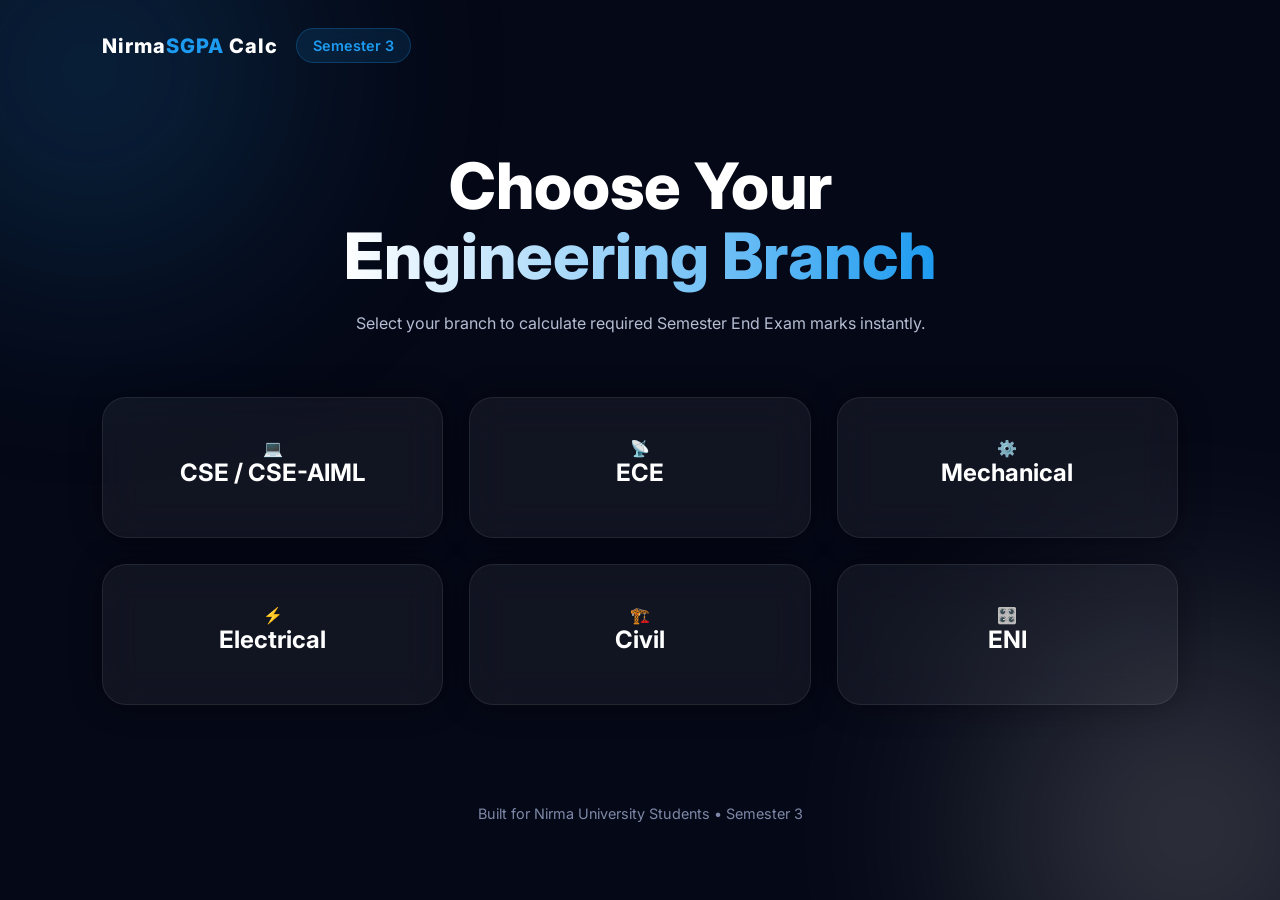
<file: index.html>
<!DOCTYPE html>
<html lang="en">
<head>
<meta charset="UTF-8">
<meta name="viewport" content="width=device-width, initial-scale=1.0">

<title>NirmaSGPA Calc</title>

<link rel="stylesheet" href="style.css">

<link href="https://fonts.googleapis.com/css2?family=Inter:wght@300;400;500;600;700;800&display=swap" rel="stylesheet">

</head>

<body>

<div class="bg1"></div>
<div class="bg2"></div>

<nav>

    <div class="logo">
        Nirma<span>SGPA</span> Calc
    </div>

    <div class="semester-badge">
        Semester 3
    </div>

</nav>

<section class="hero home-hero">

    <h1>
        Choose Your <br>
        <span class="gradient">
            Engineering Branch
        </span>
    </h1>

    <p>
        Select your branch to calculate required Semester End Exam marks instantly.
    </p>

</section>

<section class="container">

    <div class="branch-grid">

        <a href="cse.html" class="branch-link">

            <div class="branch-card glass">

                <div class="branch-icon">
                    💻
                </div>

                <h2>
                    CSE / CSE-AIML
                </h2>

            </div>

        </a>

        <a href="ece.html" class="branch-link">

            <div class="branch-card glass">

                <div class="branch-icon">
                    📡
                </div>

                <h2>
                    ECE
                </h2>

            </div>

        </a>

        <a href="mechanical.html" class="branch-link">

            <div class="branch-card glass">

                <div class="branch-icon">
                    ⚙️
                </div>

                <h2>
                    Mechanical
                </h2>

            </div>

        </a>

        <a href="electrical.html" class="branch-link">

            <div class="branch-card glass">

                <div class="branch-icon">
                    ⚡
                </div>

                <h2>
                    Electrical
                </h2>

            </div>

        </a>

        <a href="civil.html" class="branch-link">

            <div class="branch-card glass">

                <div class="branch-icon">
                    🏗️
                </div>

                <h2>
                    Civil
                </h2>

            </div>

        </a>

        <a href="ei.html" class="branch-link">

            <div class="branch-card glass">

                <div class="branch-icon">
                    🎛️
                </div>

                <h2>
                    ENI
                </h2>

            </div>

        </a>

    </div>

</section>

<footer>

    Built for Nirma University Students • Semester 3

</footer>

</body>
</html>
</file>
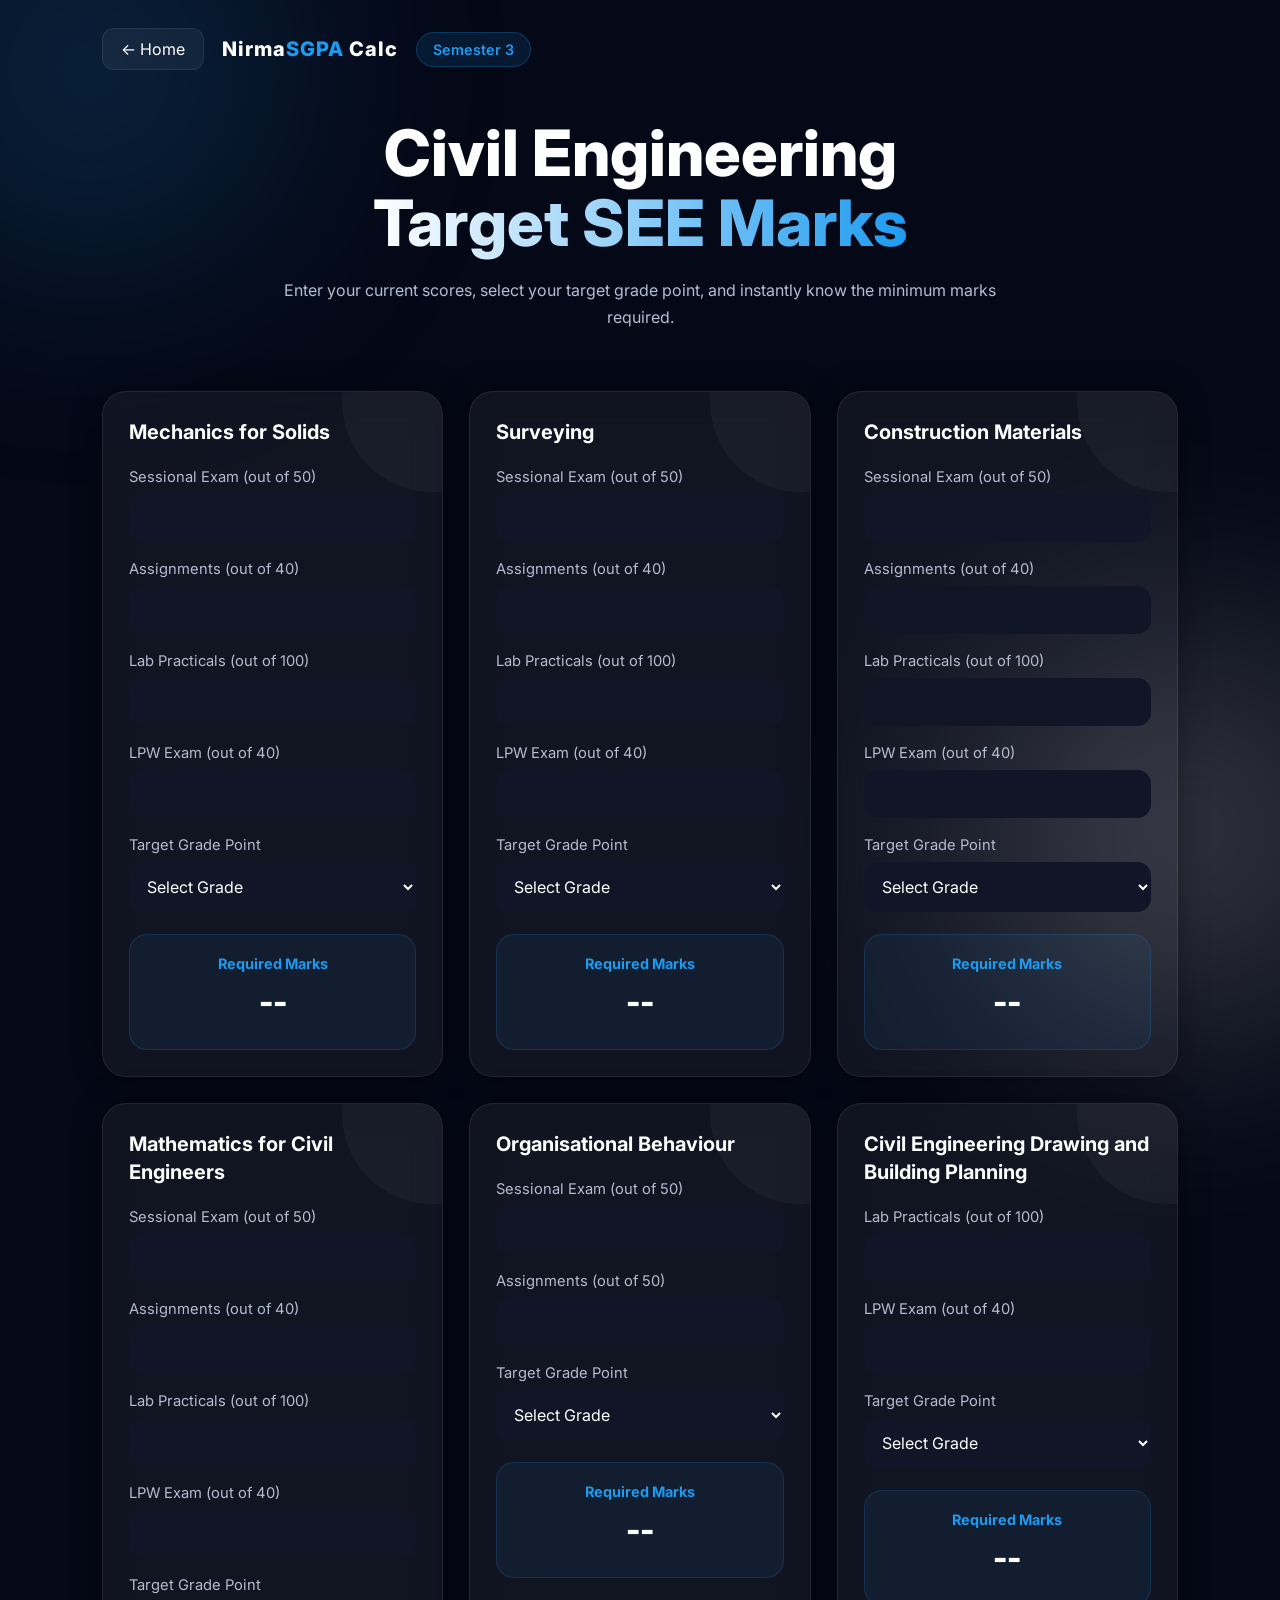
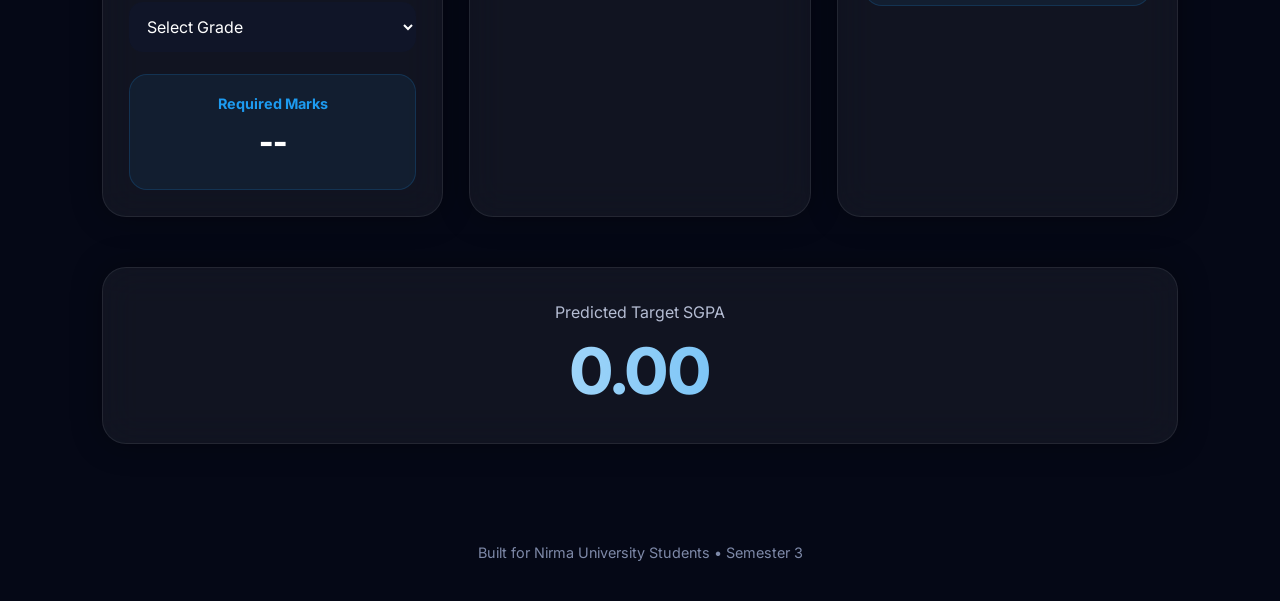
<file: civil.html>
<!DOCTYPE html>
<html lang="en">
<head>
<meta charset="UTF-8">
<meta name="viewport" content="width=device-width, initial-scale=1.0">

<title>NirmaSGPA Calc | Civil Semester 3</title>

<link rel="stylesheet" href="style.css">

<link href="https://fonts.googleapis.com/css2?family=Inter:wght@300;400;500;600;700;800&display=swap" rel="stylesheet">

</head>

<body>

<div class="bg1"></div>
<div class="bg2"></div>

<!-- NAVBAR -->

<nav>

    <a href="index.html" class="back-button">
        ← Home
    </a>

    <div class="logo">
        Nirma<span>SGPA</span> Calc
    </div>

    <div class="semester-badge">
        Semester 3
    </div>

</nav>

<!-- HERO -->

<section class="hero">

    <h1>
        Civil Engineering <br>
        <span class="gradient">Target SEE Marks</span>
    </h1>

    <p>
        Enter your current scores, select your target grade point,
        and instantly know the minimum marks required.
    </p>

</section>

<!-- MAIN -->

<section class="container">

    <div class="subject-grid" id="subjectGrid"></div>

    <div class="sgpa-box glass">

        <div class="sgpa-title">
            Predicted Target SGPA
        </div>

        <div class="sgpa" id="sgpa">
            0.00
        </div>

    </div>

</section>

<footer>
    Built for Nirma University Students • Semester 3
</footer>

<script>

/* SUBJECTS */

const subjects = [

{
    name:"Mechanics for Solids",
    type:"with"
},

{
    name:"Surveying",
    type:"with"
},

{
    name:"Construction Materials",
    type:"with"
},

{
    name:"Mathematics for Civil Engineers",
    type:"with"
},

{
    name:"Organisational Behaviour",
    type:"without"
},

{
    name:"Civil Engineering Drawing and Building Planning",
    type:"practical_lpw_only"
}

];

</script>

<script src="script.js"></script>

</body>
</html>
</file>
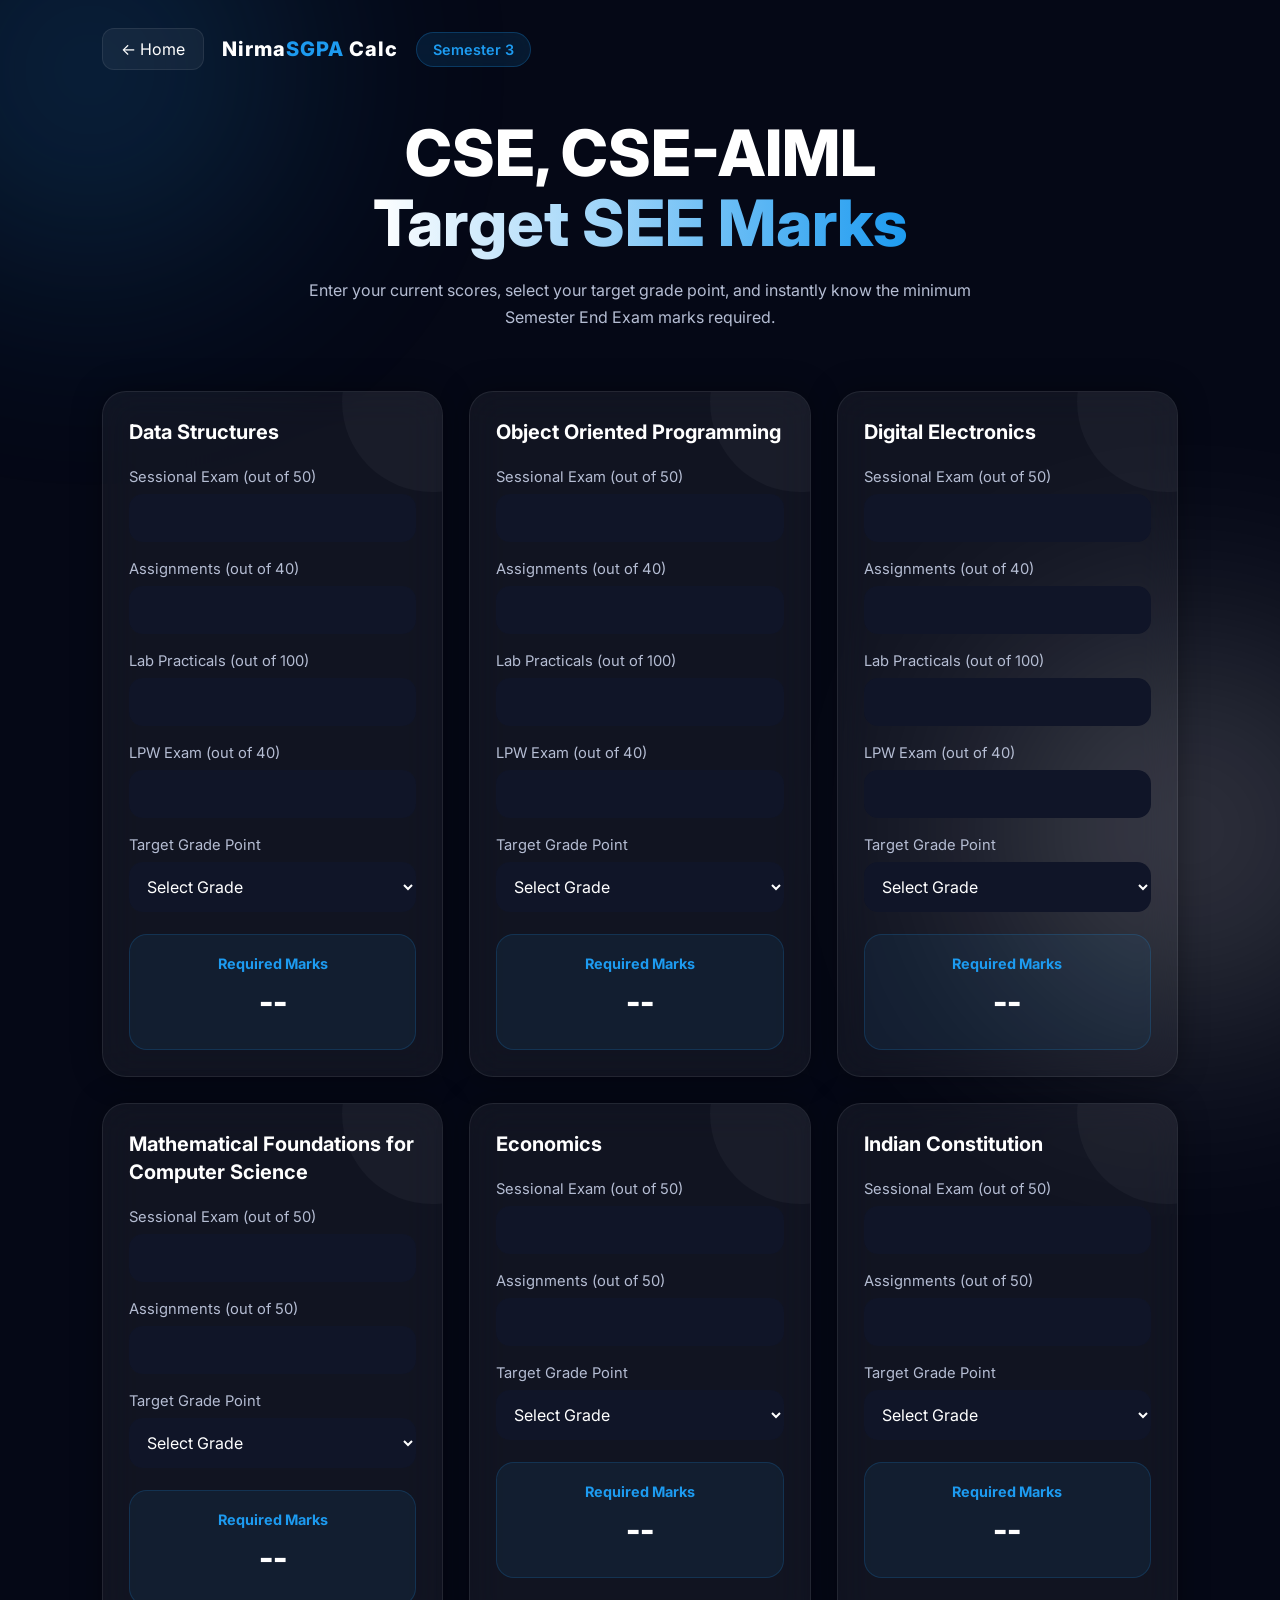
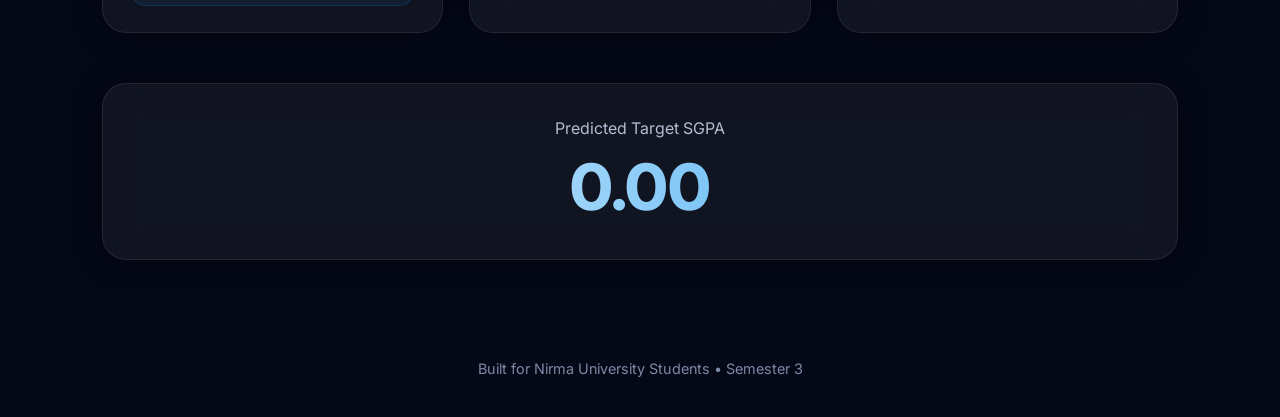
<file: cse.html>
<!DOCTYPE html>
<html lang="en">
<head>
<meta charset="UTF-8">
<meta name="viewport" content="width=device-width, initial-scale=1.0">

<title>NirmaSGPA Calc | CSE Semester 3</title>

<link rel="stylesheet" href="style.css">

<link href="https://fonts.googleapis.com/css2?family=Inter:wght@300;400;500;600;700;800&display=swap" rel="stylesheet">

</head>

<body>

<div class="bg1"></div>
<div class="bg2"></div>

<!-- NAVBAR -->

<nav>

    <a href="index.html" class="back-button">
        ← Home
    </a>

    <div class="logo">
        Nirma<span>SGPA</span> Calc
    </div>

    <div class="semester-badge">
        Semester 3
    </div>

</nav>

<!-- HERO -->

<section class="hero">

    <h1>
        CSE, CSE-AIML <br>
        <span class="gradient">Target SEE Marks</span>
    </h1>

    <p>
        Enter your current scores, select your target grade point,
        and instantly know the minimum Semester End Exam marks required.
    </p>

</section>

<!-- MAIN -->

<section class="container">

    <div class="subject-grid" id="subjectGrid"></div>

    <div class="sgpa-box glass">

        <div class="sgpa-title">
            Predicted Target SGPA
        </div>

        <div class="sgpa" id="sgpa">
            0.00
        </div>

    </div>

</section>

<footer>
    Built for Nirma University Students • Semester 3
</footer>

<!-- SUBJECT DATA -->

<script>

const branchName = "CSE / CSE-AIML";

const subjects = [

{
    name:"Data Structures",
    type:"with"
},

{
    name:"Object Oriented Programming",
    type:"with"
},

{
    name:"Digital Electronics",
    type:"with"
},

{
    name:"Mathematical Foundations for Computer Science",
    type:"without"
},

{
    name:"Economics",
    type:"without"
},

{
    name:"Indian Constitution",
    type:"without"
}

];

</script>

<!-- MAIN ENGINE -->

<script src="script.js"></script>

</body>
</html>
</file>
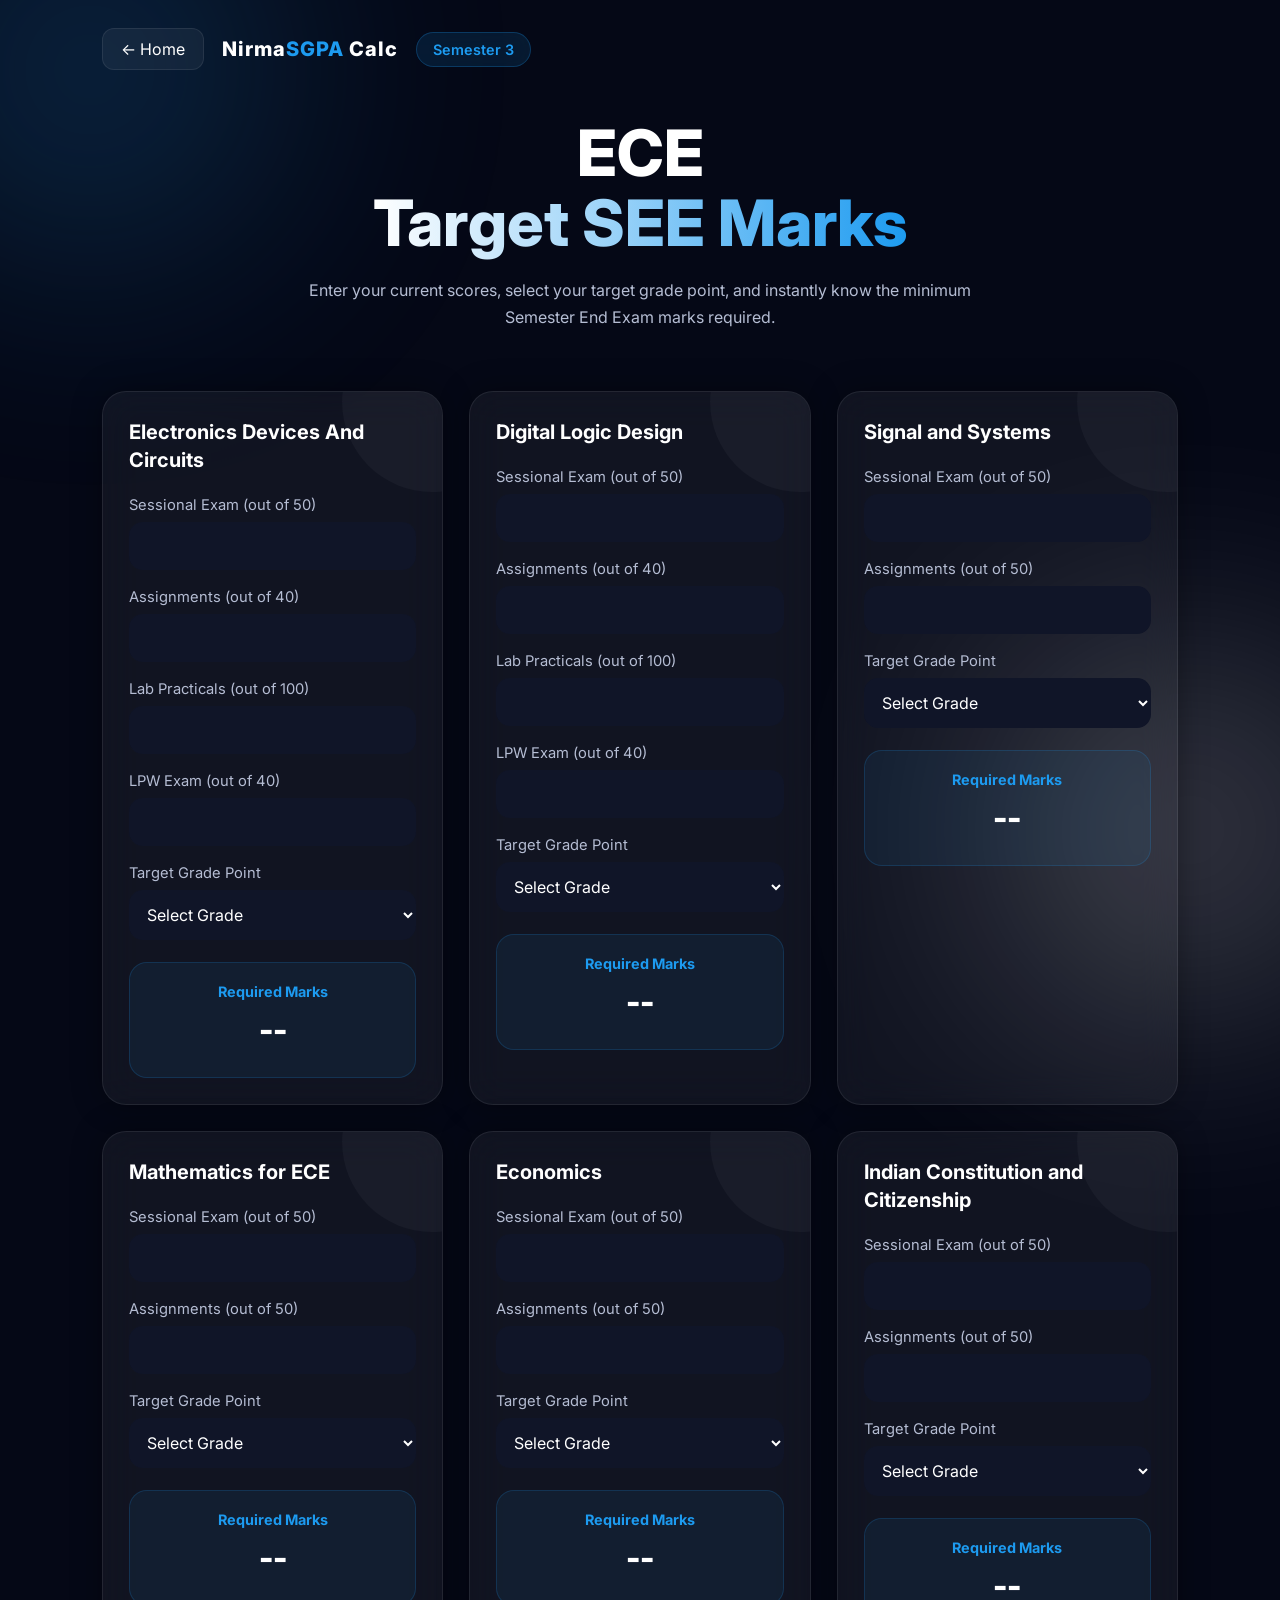
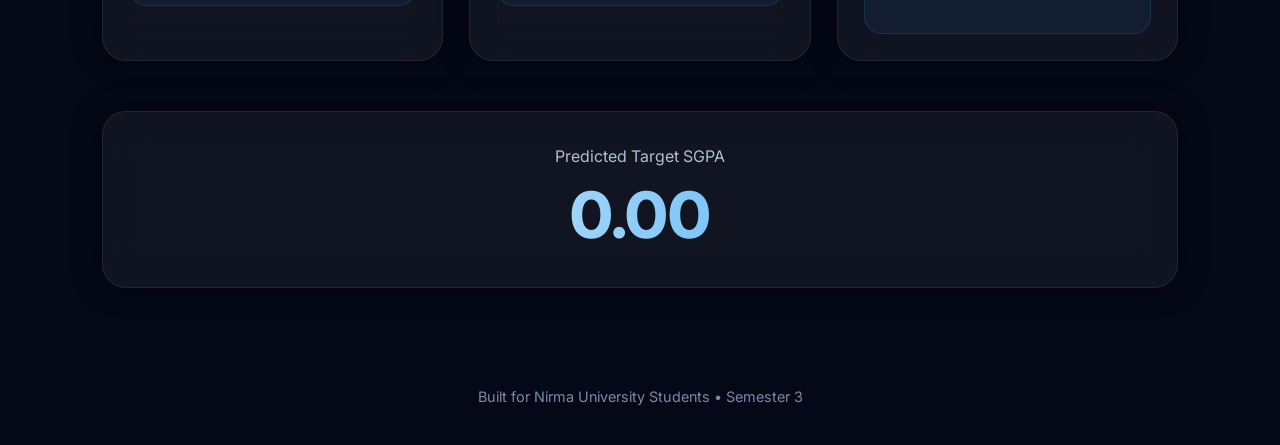
<file: ece.html>
<!DOCTYPE html>
<html lang="en">
<head>
<meta charset="UTF-8">
<meta name="viewport" content="width=device-width, initial-scale=1.0">

<title>NirmaSGPA Calc | ECE Semester 3</title>

<link rel="stylesheet" href="style.css">

<link href="https://fonts.googleapis.com/css2?family=Inter:wght@300;400;500;600;700;800&display=swap" rel="stylesheet">

</head>

<body>

<div class="bg1"></div>
<div class="bg2"></div>

<!-- NAVBAR -->

<nav>

    <a href="index.html" class="back-button">
        ← Home
    </a>

    <div class="logo">
        Nirma<span>SGPA</span> Calc
    </div>

    <div class="semester-badge">
        Semester 3
    </div>

</nav>

<!-- HERO -->

<section class="hero">

    <h1>
        ECE <br>
        <span class="gradient">Target SEE Marks</span>
    </h1>

    <p>
        Enter your current scores, select your target grade point,
        and instantly know the minimum Semester End Exam marks required.
    </p>

</section>

<!-- MAIN -->

<section class="container">

    <div class="subject-grid" id="subjectGrid"></div>

    <div class="sgpa-box glass">

        <div class="sgpa-title">
            Predicted Target SGPA
        </div>

        <div class="sgpa" id="sgpa">
            0.00
        </div>

    </div>

</section>

<footer>
    Built for Nirma University Students • Semester 3
</footer>

<script>

/* SUBJECTS */

const subjects = [

{
    name:"Electronics Devices And Circuits",
    type:"with"
},

{
    name:"Digital Logic Design",
    type:"with"
},

{
    name:"Signal and Systems",
    type:"without"
},

{
    name:"Mathematics for ECE",
    type:"without"
},

{
    name:"Economics",
    type:"without"
},

{
    name:"Indian Constitution and Citizenship",
    type:"without"
}

];

</script>

<script src="script.js"></script>

</body>
</html>
</file>
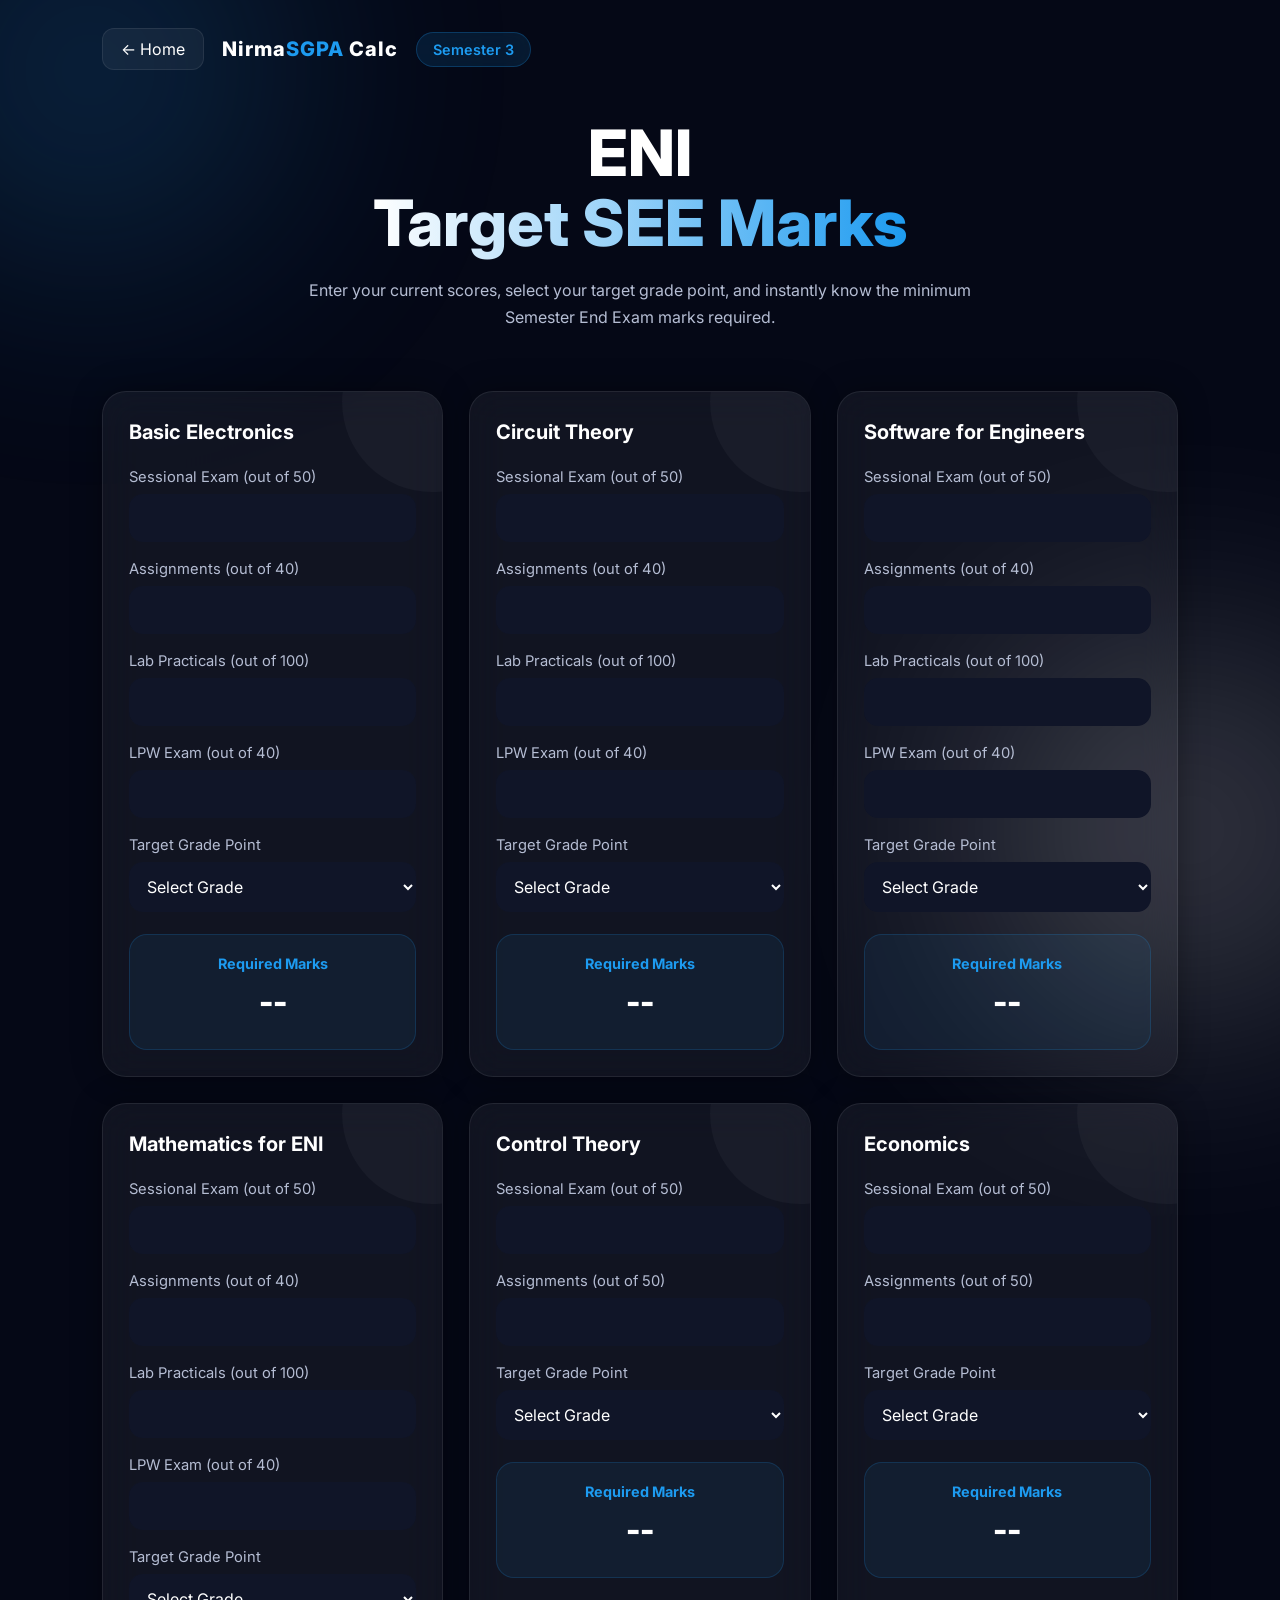
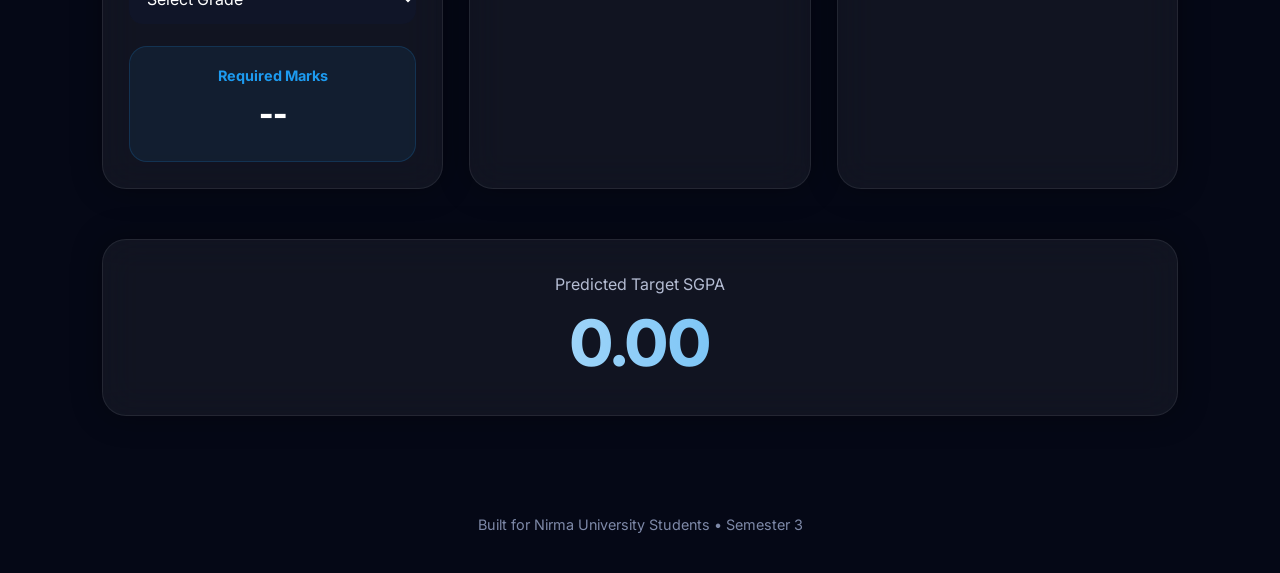
<file: ei.html>
<!DOCTYPE html>
<html lang="en">
<head>
<meta charset="UTF-8">
<meta name="viewport" content="width=device-width, initial-scale=1.0">

<title>NirmaSGPA Calc | ENI Semester 3</title>

<link rel="stylesheet" href="style.css">

<link href="https://fonts.googleapis.com/css2?family=Inter:wght@300;400;500;600;700;800&display=swap" rel="stylesheet">

</head>

<body>

<div class="bg1"></div>
<div class="bg2"></div>

<!-- NAVBAR -->

<nav>

    <a href="index.html" class="back-button">
        ← Home
    </a>

    <div class="logo">
        Nirma<span>SGPA</span> Calc
    </div>

    <div class="semester-badge">
        Semester 3
    </div>

</nav>

<!-- HERO -->

<section class="hero">

    <h1>
        ENI <br>
        <span class="gradient">Target SEE Marks</span>
    </h1>

    <p>
        Enter your current scores, select your target grade point,
        and instantly know the minimum Semester End Exam marks required.
    </p>

</section>

<!-- MAIN -->

<section class="container">

    <div class="subject-grid" id="subjectGrid"></div>

    <div class="sgpa-box glass">

        <div class="sgpa-title">
            Predicted Target SGPA
        </div>

        <div class="sgpa" id="sgpa">
            0.00
        </div>

    </div>

</section>

<footer>
    Built for Nirma University Students • Semester 3
</footer>

<script>

/* SUBJECTS */

const subjects = [

{
    name:"Basic Electronics",
    type:"with"
},

{
    name:"Circuit Theory",
    type:"with"
},

{
    name:"Software for Engineers",
    type:"with"
},

{
    name:"Mathematics for ENI",
    type:"with"
},

{
    name:"Control Theory",
    type:"without"
},

{
    name:"Economics",
    type:"without"
}

];

</script>

<script src="script.js"></script>

</body>
</html>
</file>
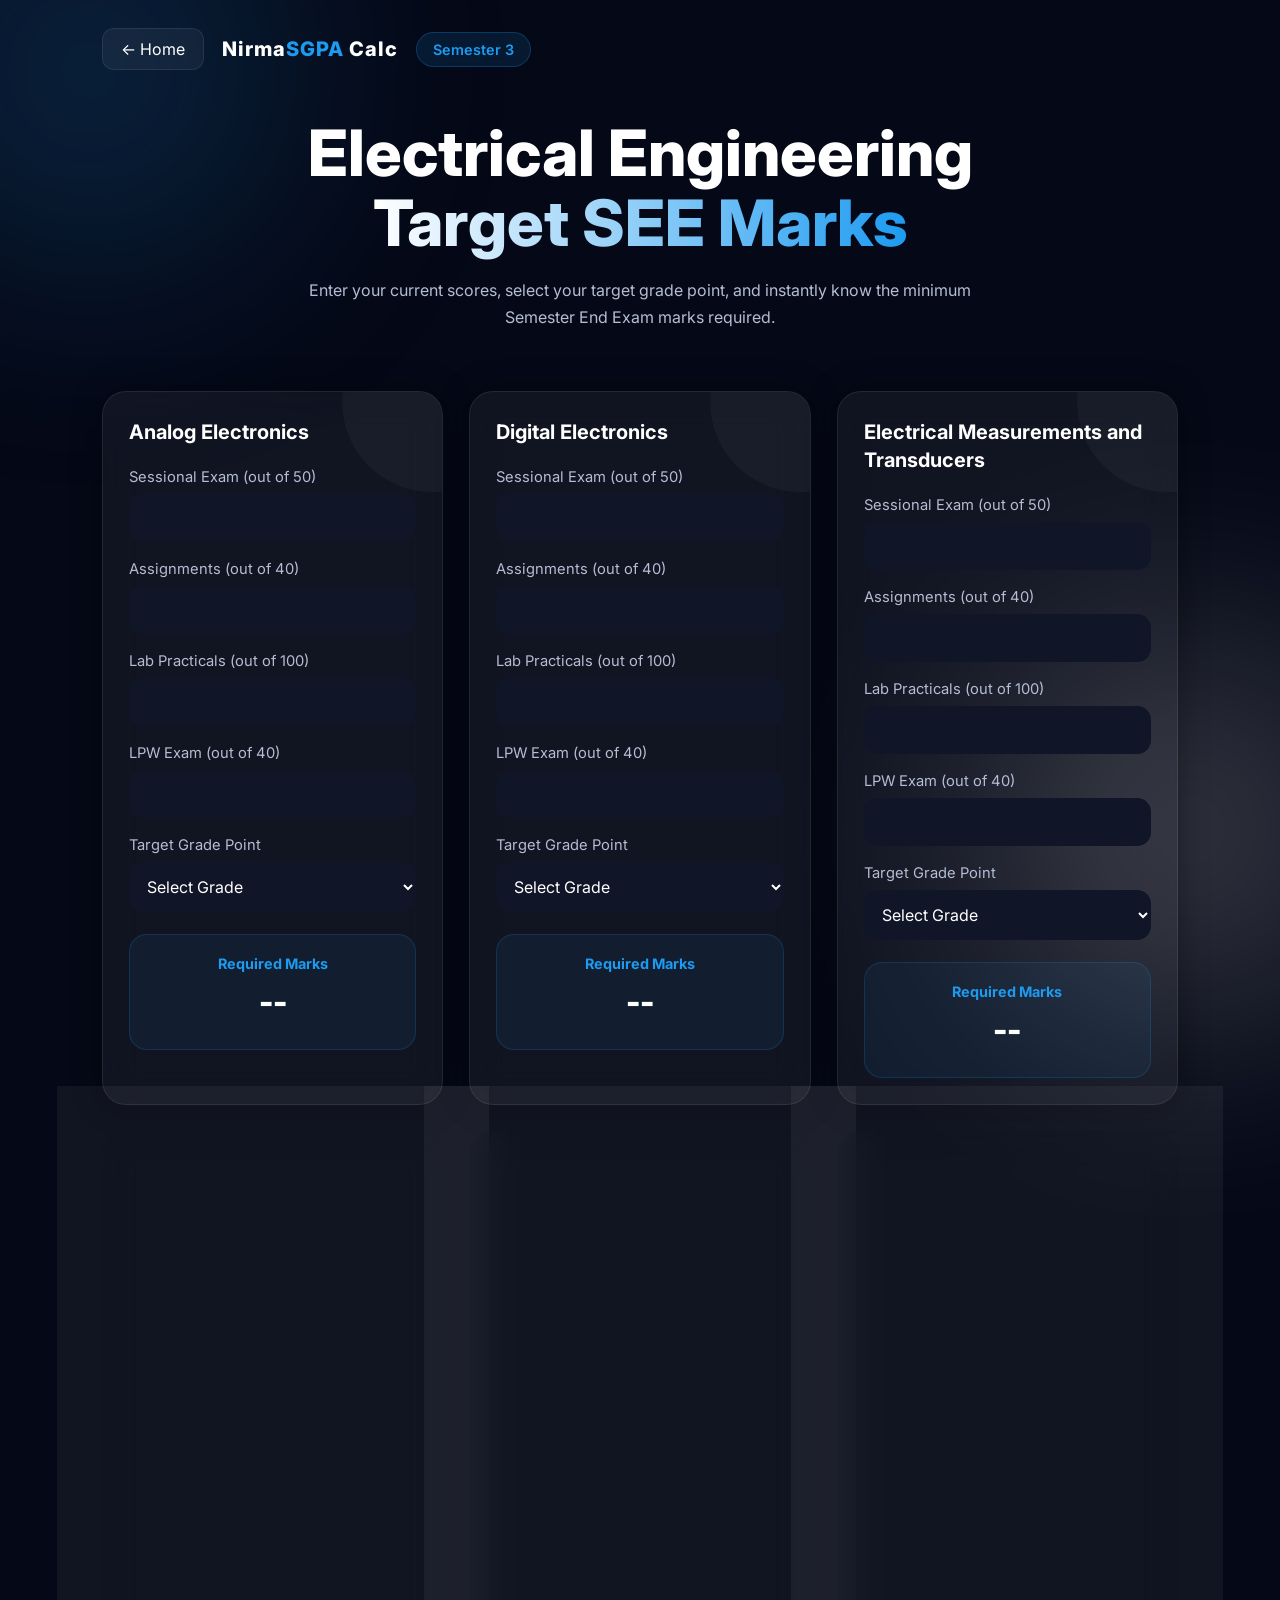
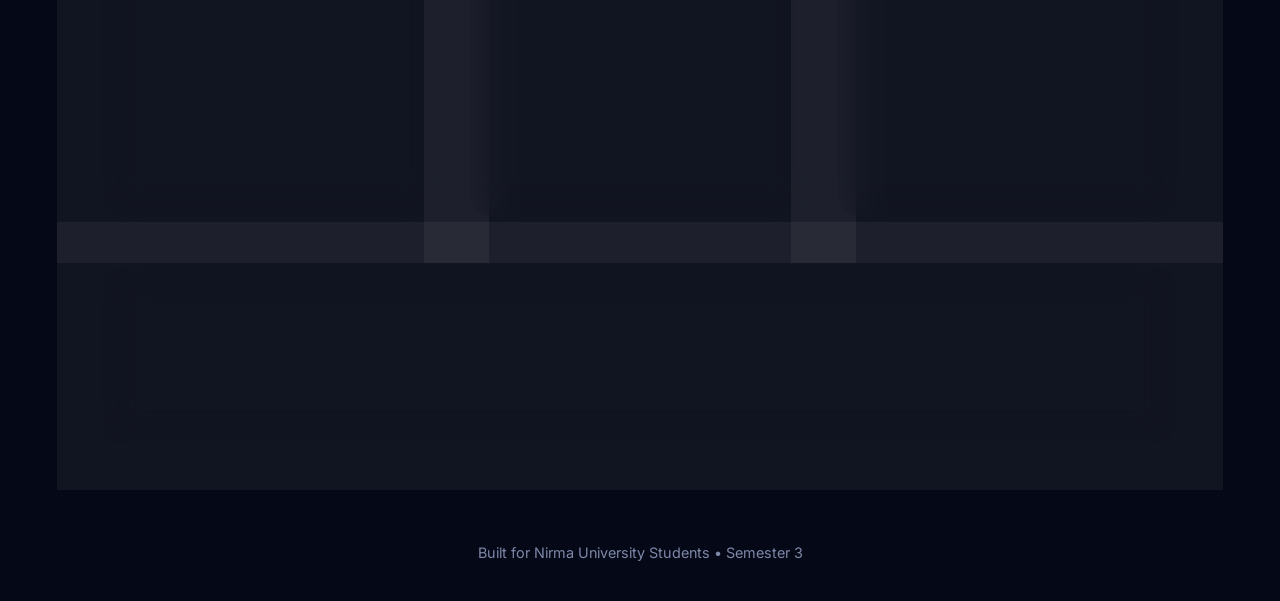
<file: electrical.html>
<!DOCTYPE html>
<html lang="en">
<head>
<meta charset="UTF-8">
<meta name="viewport" content="width=device-width, initial-scale=1.0">

<title>NirmaSGPA Calc | Electrical Semester 3</title>

<link rel="stylesheet" href="style.css">

<link href="https://fonts.googleapis.com/css2?family=Inter:wght@300;400;500;600;700;800&display=swap" rel="stylesheet">

</head>

<body>

<div class="bg1"></div>
<div class="bg2"></div>

<!-- NAVBAR -->

<nav>

    <a href="index.html" class="back-button">
        ← Home
    </a>

    <div class="logo">
        Nirma<span>SGPA</span> Calc
    </div>

    <div class="semester-badge">
        Semester 3
    </div>

</nav>

<!-- HERO -->

<section class="hero">

    <h1>
        Electrical Engineering <br>
        <span class="gradient">Target SEE Marks</span>
    </h1>

    <p>
        Enter your current scores, select your target grade point,
        and instantly know the minimum Semester End Exam marks required.
    </p>

</section>

<!-- MAIN -->

<section class="container">

    <div class="subject-grid" id="subjectGrid"></div>

    <div class="sgpa-box glass">

        <div class="sgpa-title">
            Predicted Target SGPA
        </div>

        <div class="sgpa" id="sgpa">
            0.00
        </div>

    </div>

</section>

<footer>
    Built for Nirma University Students • Semester 3
</footer>

<script>

/* SUBJECTS */

const subjects = [

{
    name:"Analog Electronics",
    type:"with"
},

{
    name:"Digital Electronics",
    type:"with"
},

{
    name:"Electrical Measurements and Transducers",
    type:"with"
},

{
    name:"Network Analysis",
    type:"with"
},

{
    name:"Mathematical Applications for Electrical Engineering",
    type:"without"
},

{
    name:"Organisational Behaviour",
    type:"without"
}

];

</script>

<script src="script.js"></script>

</body>
</html>
</file>
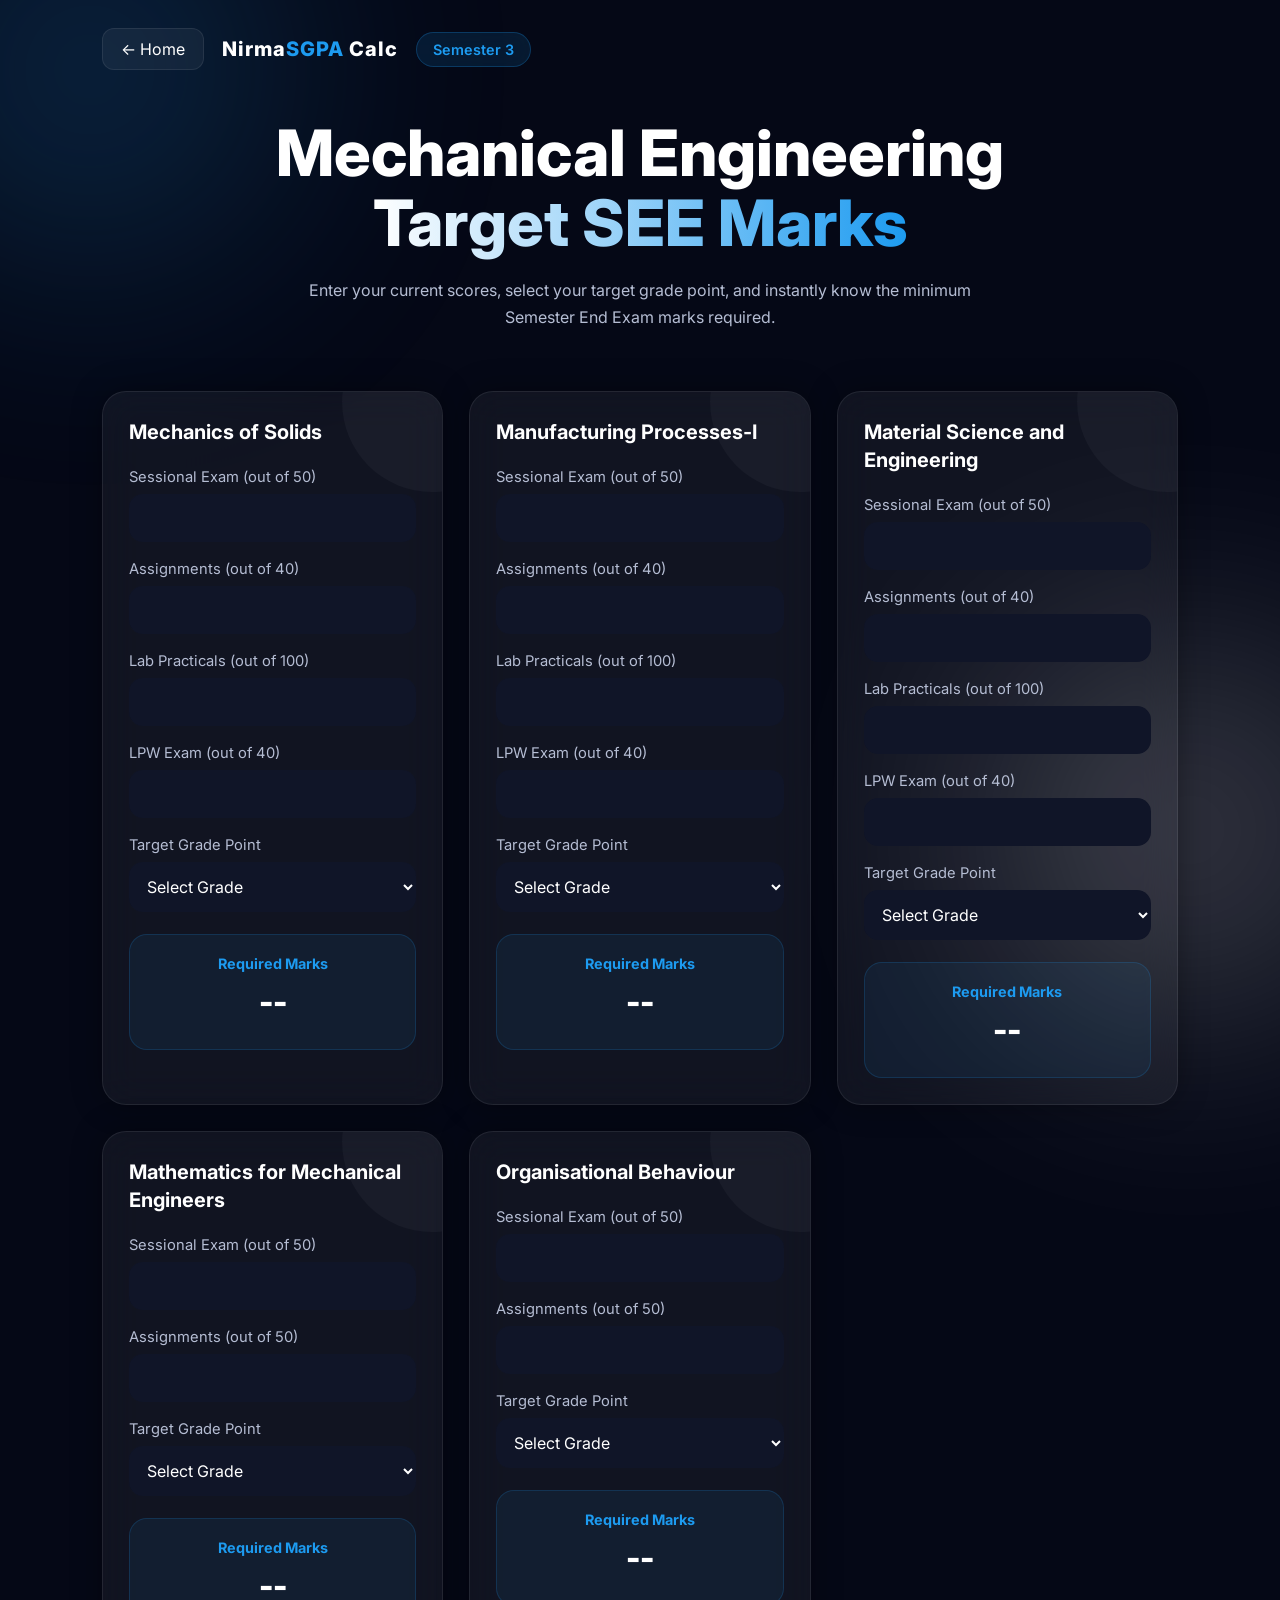
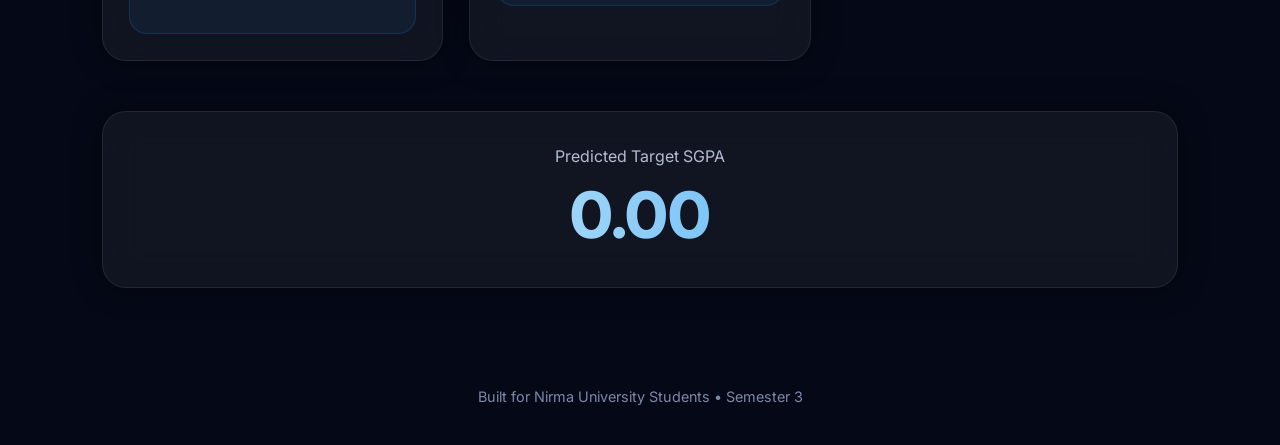
<file: mechanical.html>
<!DOCTYPE html>
<html lang="en">
<head>
<meta charset="UTF-8">
<meta name="viewport" content="width=device-width, initial-scale=1.0">

<title>NirmaSGPA Calc | Mechanical Semester 3</title>

<link rel="stylesheet" href="style.css">

<link href="https://fonts.googleapis.com/css2?family=Inter:wght@300;400;500;600;700;800&display=swap" rel="stylesheet">

</head>

<body>

<div class="bg1"></div>
<div class="bg2"></div>

<!-- NAVBAR -->

<nav>

    <a href="index.html" class="back-button">
        ← Home
    </a>

    <div class="logo">
        Nirma<span>SGPA</span> Calc
    </div>

    <div class="semester-badge">
        Semester 3
    </div>

</nav>

<!-- HERO -->

<section class="hero">

    <h1>
        Mechanical Engineering <br>
        <span class="gradient">Target SEE Marks</span>
    </h1>

    <p>
        Enter your current scores, select your target grade point,
        and instantly know the minimum Semester End Exam marks required.
    </p>

</section>

<!-- MAIN -->

<section class="container">

    <div class="subject-grid" id="subjectGrid"></div>

    <div class="sgpa-box glass">

        <div class="sgpa-title">
            Predicted Target SGPA
        </div>

        <div class="sgpa" id="sgpa">
            0.00
        </div>

    </div>

</section>

<footer>
    Built for Nirma University Students • Semester 3
</footer>

<script>

/* SUBJECTS */

const subjects = [

{
    name:"Mechanics of Solids",
    type:"with"
},

{
    name:"Manufacturing Processes-I",
    type:"with"
},

{
    name:"Material Science and Engineering",
    type:"with"
},

{
    name:"Mathematics for Mechanical Engineers",
    type:"without"
},

{
    name:"Organisational Behaviour",
    type:"without"
}

];

</script>

<script src="script.js"></script>

</body>
</html>
</file>
<file: style.css>
*{
    margin:0;
    padding:0;
    box-sizing:border-box;
    font-family:'Inter',sans-serif;
}

html{
    scroll-behavior:smooth;
}

body{
    background:#050816;
    color:white;
    overflow-x:hidden;
    min-height:100vh;
}

/* BACKGROUND */

.bg1,.bg2{
    position:fixed;
    width:380px;
    height:380px;
    border-radius:50%;
    filter:blur(130px);
    opacity:0.22;
    z-index:-1;
}

.bg1{
    background:#1d9bf0;
    top:-120px;
    left:-100px;
    animation:floaty 8s ease-in-out infinite;
}

.bg2{
    background:#ffffff;
    bottom:-120px;
    right:-100px;
    animation:floaty 10s ease-in-out infinite;
}

@keyframes floaty{

    0%{
        transform:translateY(0px);
    }

    50%{
        transform:translateY(20px);
    }

    100%{
        transform:translateY(0px);
    }

}

/* NAVBAR */

nav{
    width:100%;
    padding:28px 8%;
    display:flex;
    align-items:center;
    gap:18px;
    flex-wrap:wrap;
}

.back-button{
    text-decoration:none;
    color:white;
    padding:10px 18px;
    border-radius:12px;
    background:rgba(255,255,255,0.05);
    border:1px solid rgba(255,255,255,0.08);
}

.logo{
    font-size:1.25rem;
    font-weight:800;
    letter-spacing:1px;
    color:white;
}

.logo span{
    color:#1d9bf0;
}

.semester-badge{
    padding:8px 16px;
    border-radius:999px;
    background:rgba(29,155,240,0.12);
    border:1px solid rgba(29,155,240,0.25);
    color:#1d9bf0;
    font-size:0.9rem;
    font-weight:600;
    backdrop-filter:blur(12px);
}

/* HERO */

.hero{
    padding:20px 8% 20px;
    text-align:center;
}

.home-hero{
    padding-top:60px;
}

.hero h1{
    font-size:4rem;
    line-height:1.1;
    margin-bottom:18px;
    font-weight:800;
}

.gradient{
    background:linear-gradient(90deg,#ffffff,#1d9bf0);
    -webkit-background-clip:text;
    -webkit-text-fill-color:transparent;
}

.hero p{
    color:#b5bdd3;
    max-width:720px;
    margin:auto;
    line-height:1.7;
    font-size:1rem;
}

/* CONTAINER */

.container{
    padding:40px 8% 60px;
}

/* GLASS */

.glass{
    background:rgba(255,255,255,0.05);
    backdrop-filter:blur(18px);
    border:1px solid rgba(255,255,255,0.08);
    border-radius:24px;
    box-shadow:0 0 30px rgba(0,0,0,0.35);
}

/* BRANCH GRID */

.branch-grid{
    display:grid;
    grid-template-columns:repeat(auto-fit,minmax(280px,1fr));
    gap:26px;
}

.branch-link{
    text-decoration:none;
    color:white;
}

.branch-card{
    padding:40px 30px;
    transition:0.35s;
    text-align:center;
}

.branch-card:hover{
    transform:translateY(-8px);
    border-color:rgba(29,155,240,0.25);
    box-shadow:0 0 40px rgba(29,155,240,0.12);
}

.branch-card h2{
    font-size:1.5rem;
    margin-bottom:10px;
}

.branch-card p{
    color:#9ba7c7;
}

/* SUBJECT GRID */

.subject-grid{
    display:grid;
    grid-template-columns:repeat(auto-fit,minmax(320px,1fr));
    gap:26px;
}

/* CARD */

.card{
    padding:26px;
    transition:0.35s;
    position:relative;
    overflow:hidden;
    animation:fadeUp 0.7s ease;
}

.card:hover{
    transform:translateY(-6px);
    border-color:rgba(29,155,240,0.25);
    box-shadow:0 0 40px rgba(29,155,240,0.12);
}

.card::before{
    content:'';
    position:absolute;
    width:180px;
    height:180px;
    border-radius:50%;
    background:rgba(255,255,255,0.03);
    top:-80px;
    right:-80px;
}

@keyframes fadeUp{

    from{
        opacity:0;
        transform:translateY(30px);
    }

    to{
        opacity:1;
        transform:translateY(0);
    }

}

.card h2{
    font-size:1.25rem;
    margin-bottom:22px;
    line-height:1.4;
}

/* INPUTS */

.input-group{
    margin-bottom:18px;
}

.input-group label{
    display:block;
    margin-bottom:8px;
    color:#b5bdd3;
    font-size:0.92rem;
}

.input-group input,
.input-group select{
    width:100%;
    padding:14px;
    border:none;
    outline:none;
    border-radius:14px;
    background:#101528;
    color:white;
    font-size:1rem;
    transition:0.25s;
}

.input-group input:focus,
.input-group select:focus{
    border:1px solid #1d9bf0;
    box-shadow:0 0 0 4px rgba(29,155,240,0.12);
}

/* RESULT */

.result{
    margin-top:22px;
    padding:20px;
    border-radius:18px;
    background:rgba(29,155,240,0.07);
    border:1px solid rgba(29,155,240,0.18);
    text-align:center;
}

.result h3{
    font-size:0.9rem;
    color:#1d9bf0;
    margin-bottom:10px;
}

.result p{
    font-size:2rem;
    font-weight:800;
    word-break:break-word;
}

.extra{
    margin-top:8px;
    color:#ff7b93;
    font-size:0.95rem;
}

/* SGPA */

.sgpa-box{
    margin-top:50px;
    padding:34px;
    text-align:center;
}

.sgpa-title{
    color:#b5bdd3;
    margin-bottom:10px;
    font-size:1rem;
}

.sgpa{
    font-size:4rem;
    font-weight:800;
    background:linear-gradient(90deg,#ffffff,#1d9bf0);
    -webkit-background-clip:text;
    -webkit-text-fill-color:transparent;
}

/* FOOTER */

footer{
    text-align:center;
    padding:40px 20px;
    color:#7e89a8;
    font-size:0.9rem;
}

/* MOBILE */

@media(max-width:768px){

    nav{
        padding:22px 5%;
        gap:12px;
    }

    .container{
        padding:28px 5% 50px;
    }

    .hero{
        padding:10px 5% 10px;
    }

    .hero h1{
        font-size:2.3rem;
    }

    .hero h1 br{
        display:none;
    }

    .hero p{
        font-size:0.95rem;
        line-height:1.6;
    }

    .subject-grid,
    .branch-grid{
        grid-template-columns:1fr;
        gap:20px;
    }

    .card,
    .branch-card{
        padding:20px;
    }

    .card h2{
        font-size:1.15rem;
    }

    .sgpa{
        font-size:3rem;
    }

    .semester-badge{
        font-size:0.8rem;
        padding:7px 14px;
    }

    .result p{
        font-size:1.6rem;
    }

}
</file>
